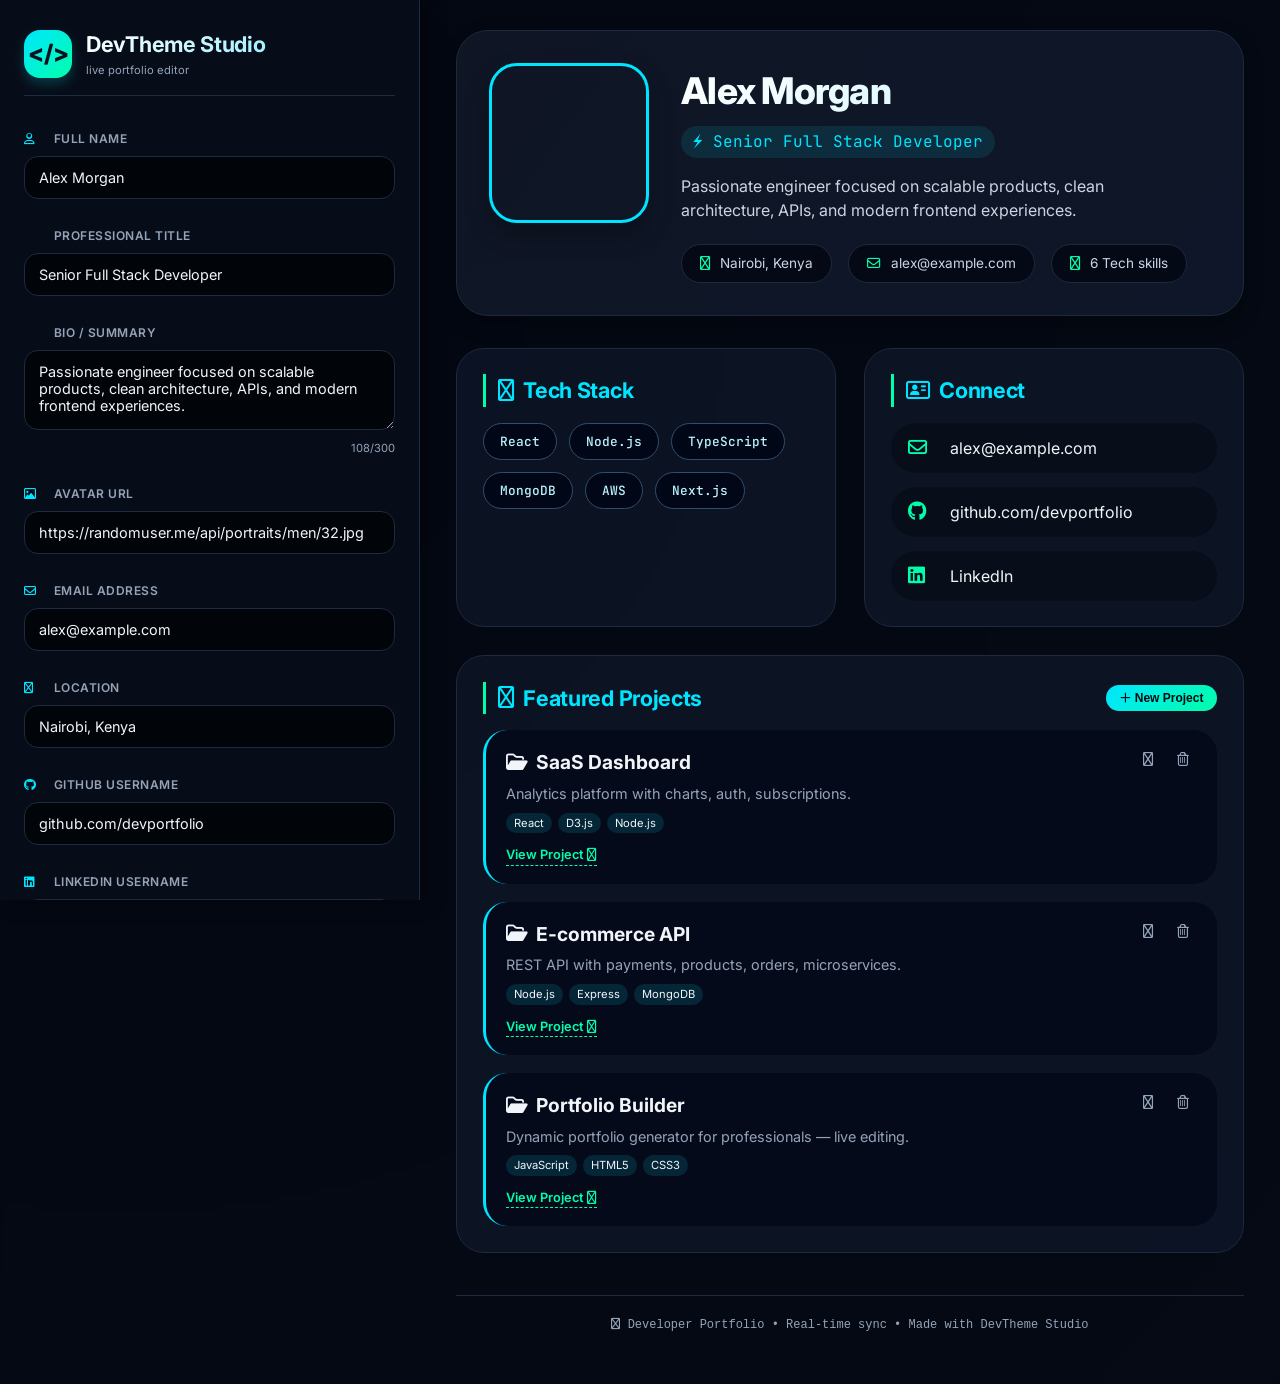
<file: portfolio-templates/developer-theme/index.html>
<!DOCTYPE html>
<html lang="en">
<head>
  <meta charset="UTF-8" />
  <meta name="viewport" content="width=device-width, initial-scale=1.0, viewport-fit=cover" />
  <meta name="description" content="Dynamic Developer Portfolio Theme - Live editor with real-time preview" />
  <title>DevPortfolio Pro | Dynamic Theme Builder</title>
  
  <!-- Preconnect & Fonts -->
  <link rel="preconnect" href="https://fonts.googleapis.com">
  <link rel="preconnect" href="https://fonts.gstatic.com" crossorigin>
  <link href="https://fonts.googleapis.com/css2?family=Inter:opsz,wght@14..32,400;14..32,500;14..32,600;14..32,700;14..32,800&family=JetBrains+Mono:wght@400;500;600&display=swap" rel="stylesheet">
  
  <!-- Font Awesome Icons -->
  <link rel="stylesheet" href="https://cdnjs.cloudflare.com/ajax/libs/font-awesome/6.4.0/css/all.min.css">
  
  <!-- Main Stylesheet -->
  <link rel="stylesheet" href="style.css">
</head>
<body>
  <div class="app">
    <!-- SIDEBAR – Controls Panel -->
    <aside class="sidebar" aria-label="Portfolio controls sidebar">
      <div class="logo-area">
        <div class="logo-mark" aria-label="Logo">&lt;/&gt;</div>
        <div>
          <h2>DevTheme Studio</h2>
          <p>live portfolio editor</p>
        </div>
      </div>

      <div class="control-group">
        <label for="inputName"><i class="fa-regular fa-user"></i> Full name</label>
        <input type="text" id="inputName" placeholder="Alex Morgan" autocomplete="off" maxlength="50">
      </div>

      <div class="control-group">
        <label for="inputTitle"><i class="fa-regular fa-badge"></i> Professional title</label>
        <input type="text" id="inputTitle" placeholder="Senior Full Stack Developer" maxlength="60">
      </div>

      <div class="control-group">
        <label for="inputBio"><i class="fa-regular fa-pen-line"></i> Bio / summary</label>
        <textarea id="inputBio" rows="3" placeholder="Passionate engineer focused on scalable products..." maxlength="300"></textarea>
        <small class="char-counter">0/300</small>
      </div>

      <div class="control-group">
        <label for="inputImage"><i class="fa-regular fa-image"></i> Avatar URL</label>
        <input type="url" id="inputImage" placeholder="https://randomuser.me/api/portraits/men/32.jpg">
      </div>

      <div class="control-group">
        <label for="inputEmail"><i class="fa-regular fa-envelope"></i> Email address</label>
        <input type="email" id="inputEmail" placeholder="alex@example.com">
      </div>

      <div class="control-group">
        <label for="inputLocation"><i class="fa-regular fa-location-dot"></i> Location</label>
        <input type="text" id="inputLocation" placeholder="Nairobi, Kenya" maxlength="50">
      </div>

      <div class="control-group">
        <label><i class="fa-brands fa-github"></i> GitHub Username</label>
        <input type="text" id="inputGithub" placeholder="github.com/username">
      </div>

      <div class="control-group">
        <label><i class="fa-brands fa-linkedin"></i> LinkedIn Username</label>
        <input type="text" id="inputLinkedin" placeholder="linkedin.com/in/username">
      </div>

      <div class="control-group">
        <label><i class="fa-brands fa-twitter"></i> Twitter Handle</label>
        <input type="text" id="inputTwitter" placeholder="@username">
      </div>

      <div class="control-group">
        <label><i class="fa-regular fa-tag"></i> Skills (click to remove)</label>
        <div class="skill-input-group">
          <input type="text" id="newSkillInput" placeholder="e.g., React, Figma, Go" maxlength="30" autocomplete="off">
          <button id="addSkillBtn" class="btn-primary small" aria-label="Add skill">+ Add</button>
        </div>
        <div id="skillsTagContainer" class="tags-container"></div>
      </div>

      <div class="divider"></div>

      <div class="action-buttons">
        <button id="exportDataBtn" class="btn-outline" aria-label="Export portfolio data">
          <i class="fa-regular fa-download"></i> Export JSON
        </button>
        <button id="importDataBtn" class="btn-outline" aria-label="Import portfolio data">
          <i class="fa-regular fa-upload"></i> Import JSON
        </button>
        <input type="file" id="importFileInput" accept=".json" style="display: none;">
        <button id="resetAllBtn" class="btn-danger" aria-label="Reset all data">
          <i class="fa-regular fa-trash-can"></i> Reset all data
        </button>
      </div>
      <p class="sidebar-hint">
        <i class="fa-regular fa-floppy-disk"></i> Auto-save • Changes sync instantly
      </p>
    </aside>

    <!-- PREVIEW PANEL -->
    <main class="preview-panel">
      <div id="portfolioRoot" class="portfolio-container"></div>
    </main>
  </div>

  <script src="script.js"></script>
</body>
</html>
</file>
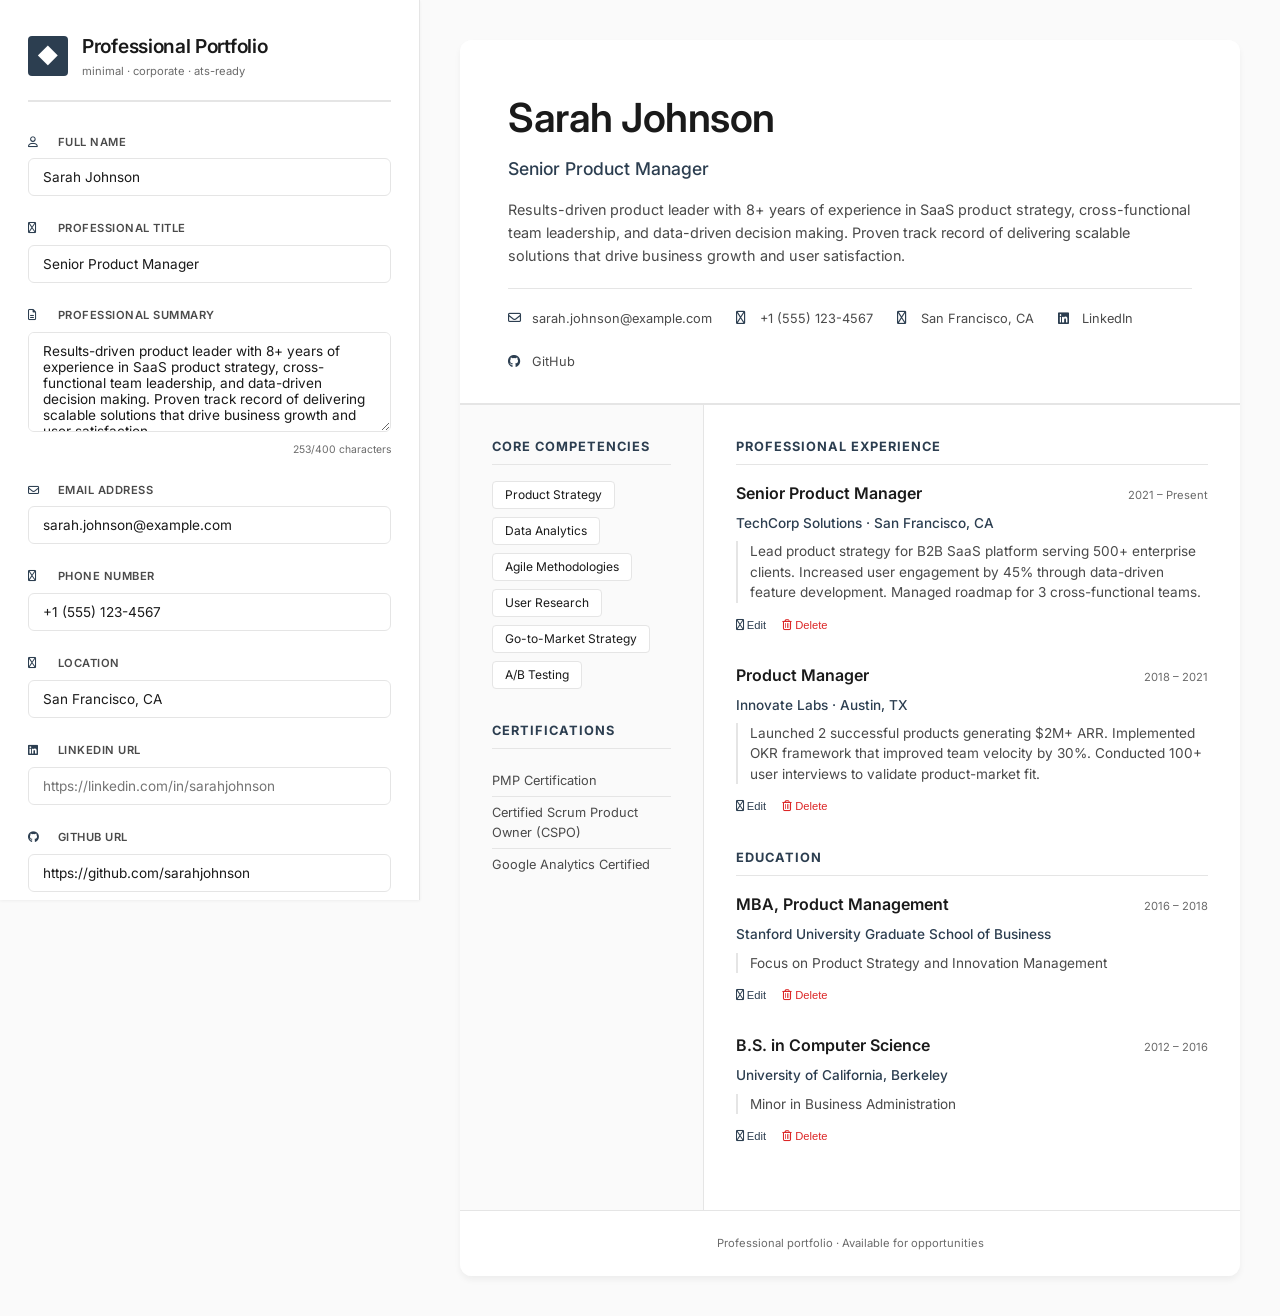
<file: portfolio-templates/minimal-theme/index.html>
<!DOCTYPE html>
<html lang="en">
<head>
  <meta charset="UTF-8" />
  <meta name="viewport" content="width=device-width, initial-scale=1.0, viewport-fit=cover" />
  <meta name="description" content="Professional Minimal Portfolio - Clean, elegant, ATS-friendly corporate portfolio" />
  <meta name="keywords" content="portfolio, resume, CV, professional, corporate, minimal" />
  <title>Professional Portfolio | Minimal Corporate Theme</title>
  
  <!-- Preconnect & Fonts -->
  <link rel="preconnect" href="https://fonts.googleapis.com">
  <link rel="preconnect" href="https://fonts.gstatic.com" crossorigin>
  <link href="https://fonts.googleapis.com/css2?family=Inter:opsz,wght@14..32,300;14..32,400;14..32,500;14..32,600;14..32,700&family=Cormorant+Garamond:ital,wght@0,400;0,500;1,400&display=swap" rel="stylesheet">
  
  <!-- Font Awesome Icons -->
  <link rel="stylesheet" href="https://cdnjs.cloudflare.com/ajax/libs/font-awesome/6.4.0/css/all.min.css">
  
  <!-- Main Stylesheet -->
  <link rel="stylesheet" href="style.css">
</head>
<body>
  <div class="app">
    <!-- SIDEBAR – Controls Panel -->
    <aside class="sidebar" aria-label="Portfolio controls">
      <div class="logo-area">
        <div class="logo-mark">
          <span>◆</span>
        </div>
        <div>
          <h2>Professional Portfolio</h2>
          <p>minimal · corporate · ats-ready</p>
        </div>
      </div>

      <div class="control-group">
        <label for="inputName"><i class="fa-regular fa-user"></i> Full name</label>
        <input type="text" id="inputName" placeholder="Sarah Johnson" autocomplete="off" maxlength="50">
      </div>

      <div class="control-group">
        <label for="inputTitle"><i class="fa-regular fa-briefcase"></i> Professional title</label>
        <input type="text" id="inputTitle" placeholder="Senior Product Manager" maxlength="60">
      </div>

      <div class="control-group">
        <label for="inputBio"><i class="fa-regular fa-file-lines"></i> Professional summary</label>
        <textarea id="inputBio" rows="4" placeholder="Results-driven professional with 8+ years of experience in product strategy, team leadership, and data-driven decision making. Proven track record of delivering scalable solutions and driving business growth." maxlength="400"></textarea>
        <small class="char-counter">0/400 characters</small>
      </div>

      <div class="control-group">
        <label for="inputEmail"><i class="fa-regular fa-envelope"></i> Email address</label>
        <input type="email" id="inputEmail" placeholder="sarah.johnson@example.com">
      </div>

      <div class="control-group">
        <label for="inputPhone"><i class="fa-regular fa-phone"></i> Phone number</label>
        <input type="tel" id="inputPhone" placeholder="+1 (555) 123-4567">
      </div>

      <div class="control-group">
        <label for="inputLocation"><i class="fa-regular fa-location-dot"></i> Location</label>
        <input type="text" id="inputLocation" placeholder="San Francisco, CA">
      </div>

      <div class="control-group">
        <label for="inputLinkedIn"><i class="fa-brands fa-linkedin"></i> LinkedIn URL</label>
        <input type="url" id="inputLinkedIn" placeholder="https://linkedin.com/in/sarahjohnson">
      </div>

      <div class="control-group">
        <label for="inputGithub"><i class="fa-brands fa-github"></i> GitHub URL</label>
        <input type="url" id="inputGithub" placeholder="https://github.com/sarahjohnson">
      </div>

      <div class="divider"></div>

      <div class="control-group">
        <label><i class="fa-regular fa-code"></i> Core competencies</label>
        <div class="skill-input-group">
          <input type="text" id="newSkillInput" placeholder="e.g., Product Strategy, Data Analytics" maxlength="40">
          <button id="addSkillBtn" class="btn-primary small">+ Add</button>
        </div>
        <div id="skillsTagContainer" class="tags-container"></div>
      </div>

      <div class="divider"></div>

      <div class="control-group">
        <label><i class="fa-regular fa-chart-line"></i> Work experience</label>
        <button id="addExperienceBtn" class="btn-outline full-width">
          <i class="fa-regular fa-plus"></i> Add position
        </button>
      </div>

      <div class="control-group">
        <label><i class="fa-regular fa-graduation-cap"></i> Education</label>
        <button id="addEducationBtn" class="btn-outline full-width">
          <i class="fa-regular fa-plus"></i> Add degree
        </button>
      </div>

      <div class="control-group">
        <label><i class="fa-regular fa-certificate"></i> Certifications</label>
        <div class="cert-input-group">
          <input type="text" id="newCertInput" placeholder="e.g., PMP, AWS Certified">
          <button id="addCertBtn" class="btn-primary small">+ Add</button>
        </div>
        <div id="certsTagContainer" class="tags-container"></div>
      </div>

      <div class="divider"></div>

      <div class="action-buttons">
        <button id="exportDataBtn" class="btn-outline">
          <i class="fa-regular fa-download"></i> Export as PDF/JSON
        </button>
        <button id="printResumeBtn" class="btn-outline">
          <i class="fa-regular fa-print"></i> Print / Save as PDF
        </button>
        <button id="resetAllBtn" class="btn-danger">
          <i class="fa-regular fa-trash-can"></i> Reset all data
        </button>
      </div>
      <p class="sidebar-hint">
        <i class="fa-regular fa-circle-info"></i> ATS-friendly format · Recruiter approved
      </p>
    </aside>

    <!-- PREVIEW PANEL – Corporate Portfolio -->
    <main class="preview-panel">
      <div id="portfolioRoot" class="portfolio-container"></div>
    </main>
  </div>

  <script src="script.js"></script>
</body>
</html>
</file>
<file: portfolio-templates/developer-theme/style.css>
/* style.css – Developer Portfolio Theme (Premium UI - Enhanced) */
* {
  margin: 0;
  padding: 0;
  box-sizing: border-box;
}

:root {
  --bg-deep: #050a14;
  --bg-surface: #0a0f1c;
  --card-bg: #111827;
  --card-elevated: #0f172a;
  --border-subtle: #1e2a3e;
  --border-glow: #2d3b4f;
  --text-primary: #f1f5f9;
  --text-muted: #94a3b8;
  --text-soft: #cbd5e1;
  --accent-cyan: #00e5ff;
  --accent-green: #00ffaa;
  --accent-gradient: linear-gradient(135deg, #00e5ff, #00ffaa);
  --danger: #f9735e;
  --danger-dark: #ef4444;
  --shadow-sm: 0 8px 20px rgba(0, 0, 0, 0.3);
  --shadow-glow: 0 0 12px rgba(0, 229, 255, 0.2);
  --transition-fast: 0.15s ease;
  --transition-normal: 0.2s ease;
}

body {
  background: radial-gradient(circle at 10% 20%, #030712, #050a14);
  color: var(--text-primary);
  font-family: 'Inter', sans-serif;
  line-height: 1.5;
  min-height: 100vh;
  overflow-x: hidden;
}

/* APP LAYOUT */
.app {
  display: flex;
  min-height: 100vh;
  backdrop-filter: blur(2px);
}

/* ========= SIDEBAR STYLES ========= */
.sidebar {
  width: 420px;
  background: rgba(8, 14, 26, 0.96);
  backdrop-filter: blur(12px);
  border-right: 1px solid var(--border-subtle);
  padding: 28px 24px;
  overflow-y: auto;
  position: sticky;
  top: 0;
  height: 100vh;
  display: flex;
  flex-direction: column;
  gap: 6px;
  box-shadow: 4px 0 20px rgba(0, 0, 0, 0.4);
  z-index: 10;
  scrollbar-width: thin;
}

.sidebar::-webkit-scrollbar {
  width: 6px;
}

.sidebar::-webkit-scrollbar-track {
  background: var(--border-subtle);
  border-radius: 10px;
}

.sidebar::-webkit-scrollbar-thumb {
  background: var(--accent-cyan);
  border-radius: 10px;
}

.logo-area {
  display: flex;
  align-items: center;
  gap: 14px;
  margin-bottom: 28px;
  padding-bottom: 16px;
  border-bottom: 1px solid var(--border-subtle);
}

.logo-mark {
  width: 48px;
  height: 48px;
  background: var(--accent-gradient);
  border-radius: 16px;
  display: flex;
  align-items: center;
  justify-content: center;
  font-weight: 800;
  font-size: 1.5rem;
  color: #0a0f1c;
  box-shadow: 0 6px 12px rgba(0, 229, 255, 0.2);
  transition: transform var(--transition-fast);
}

.logo-mark:hover {
  transform: scale(1.05);
}

.logo-area h2 {
  font-size: 1.35rem;
  font-weight: 700;
  letter-spacing: -0.3px;
  background: linear-gradient(135deg, #ffffff, #a0f0ff);
  background-clip: text;
  -webkit-background-clip: text;
  color: transparent;
}

.logo-area p {
  font-size: 0.7rem;
  color: var(--text-muted);
  margin-top: 2px;
}

.control-group {
  margin-bottom: 22px;
}

.control-group label {
  display: block;
  font-size: 0.75rem;
  font-weight: 600;
  text-transform: uppercase;
  letter-spacing: 0.5px;
  color: var(--text-muted);
  margin-bottom: 8px;
}

.control-group label i {
  width: 20px;
  margin-right: 6px;
  color: var(--accent-cyan);
}

input, textarea {
  width: 100%;
  padding: 12px 14px;
  background: #010409;
  border: 1px solid var(--border-subtle);
  border-radius: 14px;
  font-family: 'Inter', monospace;
  font-size: 0.9rem;
  color: var(--text-primary);
  transition: all var(--transition-fast);
}

input:focus, textarea:focus {
  outline: none;
  border-color: var(--accent-cyan);
  box-shadow: 0 0 0 2px rgba(0, 229, 255, 0.2);
  background: #030712;
}

input:hover, textarea:hover {
  border-color: var(--border-glow);
}

textarea {
  resize: vertical;
  min-height: 80px;
}

.char-counter {
  display: block;
  text-align: right;
  font-size: 0.7rem;
  color: var(--text-muted);
  margin-top: 4px;
}

.skill-input-group {
  display: flex;
  gap: 10px;
  margin-bottom: 12px;
}

.skill-input-group input {
  flex: 1;
}

.btn-primary {
  background: var(--accent-gradient);
  border: none;
  color: #030712;
  font-weight: 700;
  padding: 0 18px;
  border-radius: 40px;
  font-size: 0.8rem;
  cursor: pointer;
  transition: all var(--transition-fast);
}

.btn-primary.small {
  padding: 0 16px;
  font-size: 0.75rem;
}

.btn-primary:hover {
  transform: scale(0.97);
  filter: brightness(1.05);
  box-shadow: 0 2px 8px rgba(0, 255, 170, 0.3);
}

.btn-primary:active {
  transform: scale(0.95);
}

.tags-container {
  display: flex;
  flex-wrap: wrap;
  gap: 10px;
  margin-top: 12px;
  min-height: 50px;
}

.tag-item {
  background: #0e1622;
  border: 1px solid #1e3a4d;
  padding: 6px 12px;
  border-radius: 40px;
  font-size: 0.75rem;
  font-weight: 500;
  display: inline-flex;
  align-items: center;
  gap: 10px;
  color: var(--accent-cyan);
  font-family: 'JetBrains Mono', monospace;
  transition: all var(--transition-fast);
}

.tag-item:hover {
  background: #1a2335;
  border-color: var(--accent-cyan);
}

.tag-item i {
  cursor: pointer;
  font-size: 0.7rem;
  color: var(--text-muted);
  transition: var(--transition-fast);
}

.tag-item i:hover {
  color: var(--danger);
  transform: scale(1.1);
}

.divider {
  height: 1px;
  background: linear-gradient(90deg, transparent, var(--border-subtle), transparent);
  margin: 18px 0 20px;
}

.action-buttons {
  display: flex;
  flex-direction: column;
  gap: 12px;
  margin-top: 8px;
}

.btn-outline {
  background: transparent;
  border: 1px solid var(--border-glow);
  color: var(--text-soft);
  padding: 10px;
  border-radius: 40px;
  font-weight: 600;
  font-size: 0.8rem;
  cursor: pointer;
  transition: all var(--transition-fast);
  display: flex;
  align-items: center;
  justify-content: center;
  gap: 8px;
}

.btn-outline:hover {
  border-color: var(--accent-green);
  background: rgba(0, 255, 170, 0.1);
  color: white;
  transform: translateY(-1px);
}

.btn-danger {
  background: rgba(249, 115, 94, 0.18);
  border: 1px solid var(--danger);
  color: #ffb4a2;
  padding: 10px;
  border-radius: 40px;
  font-weight: 600;
  cursor: pointer;
  transition: all var(--transition-fast);
  display: flex;
  align-items: center;
  justify-content: center;
  gap: 8px;
}

.btn-danger:hover {
  background: var(--danger-dark);
  color: white;
  border-color: var(--danger-dark);
  transform: translateY(-1px);
}

.sidebar-hint {
  font-size: 0.7rem;
  color: #5b6e8c;
  text-align: center;
  margin-top: 28px;
  font-family: monospace;
}

/* ========= PREVIEW PANEL ========= */
.preview-panel {
  flex: 1;
  padding: 30px 36px;
  background: transparent;
  overflow-y: auto;
}

.portfolio-container {
  max-width: 1280px;
  margin: 0 auto;
  animation: fadeSlideUp 0.35s ease;
}

@keyframes fadeSlideUp {
  from {
    opacity: 0;
    transform: translateY(12px);
  }
  to {
    opacity: 1;
    transform: translateY(0);
  }
}

/* HERO MODULE */
.hero-card {
  background: linear-gradient(125deg, rgba(17, 24, 39, 0.9), rgba(15, 23, 42, 0.95));
  backdrop-filter: blur(4px);
  border: 1px solid var(--border-subtle);
  border-radius: 2rem;
  padding: 2rem 2rem;
  display: grid;
  grid-template-columns: 160px 1fr;
  gap: 32px;
  box-shadow: var(--shadow-sm);
  transition: transform var(--transition-fast);
}

.hero-card:hover {
  transform: translateY(-2px);
  box-shadow: 0 12px 30px rgba(0, 0, 0, 0.4);
}

.avatar-img {
  width: 160px;
  height: 160px;
  border-radius: 28px;
  object-fit: cover;
  border: 3px solid var(--accent-cyan);
  box-shadow: 0 12px 24px rgba(0, 0, 0, 0.3);
  transition: all var(--transition-fast);
}

.avatar-img:hover {
  transform: scale(1.02);
  border-color: var(--accent-green);
}

.hero-info {
  display: flex;
  flex-direction: column;
}

.hero-name {
  font-size: 2.3rem;
  font-weight: 800;
  letter-spacing: -0.02em;
  background: linear-gradient(135deg, #ffffff, #b9f3ff);
  background-clip: text;
  -webkit-background-clip: text;
  color: transparent;
}

.hero-title {
  font-family: 'JetBrains Mono', monospace;
  font-size: 1rem;
  color: var(--accent-cyan);
  margin-top: 8px;
  background: rgba(0, 229, 255, 0.1);
  display: inline-block;
  padding: 4px 12px;
  border-radius: 60px;
  width: fit-content;
}

.hero-bio {
  margin-top: 16px;
  color: var(--text-soft);
  line-height: 1.5;
  max-width: 90%;
}

.stats-row {
  display: flex;
  flex-wrap: wrap;
  gap: 16px;
  margin-top: 22px;
}

.stat-badge {
  background: #030712cc;
  border: 1px solid var(--border-subtle);
  padding: 8px 18px;
  border-radius: 60px;
  font-size: 0.85rem;
  display: flex;
  align-items: center;
  gap: 10px;
  color: #cbd5e6;
  backdrop-filter: blur(4px);
  transition: var(--transition-fast);
}

.stat-badge:hover {
  border-color: var(--accent-cyan);
  transform: translateY(-1px);
}

.stat-badge i {
  color: var(--accent-green);
}

/* GRID LAYOUT */
.dashboard-grid {
  display: grid;
  grid-template-columns: repeat(2, 1fr);
  gap: 28px;
  margin-top: 32px;
}

.info-card {
  background: rgba(15, 23, 42, 0.75);
  backdrop-filter: blur(8px);
  border: 1px solid var(--border-subtle);
  border-radius: 1.75rem;
  padding: 1.6rem;
  transition: all var(--transition-fast);
}

.info-card:hover {
  transform: translateY(-2px);
  border-color: var(--border-glow);
  box-shadow: var(--shadow-glow);
}

.info-card h3 {
  font-size: 1.35rem;
  font-weight: 700;
  margin-bottom: 1rem;
  letter-spacing: -0.3px;
  display: flex;
  align-items: center;
  gap: 10px;
  color: var(--accent-cyan);
  border-left: 3px solid var(--accent-green);
  padding-left: 12px;
}

.skills-chips {
  display: flex;
  flex-wrap: wrap;
  gap: 12px;
}

.skill-chip {
  background: #020617dd;
  padding: 8px 16px;
  border-radius: 40px;
  font-size: 0.8rem;
  font-weight: 500;
  font-family: 'JetBrains Mono', monospace;
  border: 0.5px solid #2d4f6e;
  color: #b9f3ff;
  transition: var(--transition-fast);
}

.skill-chip:hover {
  transform: translateY(-1px);
  border-color: var(--accent-cyan);
  background: #0a1225;
}

.contact-links {
  display: flex;
  flex-direction: column;
  gap: 14px;
}

.contact-link {
  display: flex;
  align-items: center;
  gap: 14px;
  background: #03071270;
  padding: 12px 16px;
  border-radius: 60px;
  text-decoration: none;
  color: var(--text-primary);
  transition: all var(--transition-fast);
  border: 1px solid transparent;
}

.contact-link i {
  width: 28px;
  font-size: 1.2rem;
  color: var(--accent-green);
}

.contact-link:hover {
  background: #1e2a3e70;
  border-color: var(--accent-cyan);
  transform: translateX(6px);
}

.projects-section {
  grid-column: span 2;
}

.project-list {
  display: flex;
  flex-direction: column;
  gap: 18px;
}

.project-entry {
  background: #020617aa;
  padding: 18px 20px;
  border-radius: 1.5rem;
  border-left: 3px solid var(--accent-cyan);
  transition: all var(--transition-fast);
}

.project-entry:hover {
  transform: translateX(4px);
  background: #03071aaa;
  border-left-color: var(--accent-green);
}

.project-entry h4 {
  font-size: 1.2rem;
  font-weight: 700;
  display: flex;
  gap: 8px;
  align-items: center;
}

.edit-project-btn, .delete-project-btn {
  background: transparent;
  border: none;
  color: var(--text-muted);
  cursor: pointer;
  padding: 4px 8px;
  border-radius: 8px;
  transition: var(--transition-fast);
}

.edit-project-btn:hover {
  color: var(--accent-cyan);
  background: rgba(0, 229, 255, 0.1);
}

.delete-project-btn:hover {
  color: var(--danger);
  background: rgba(239, 68, 68, 0.1);
}

.project-entry p {
  color: var(--text-muted);
  margin-top: 6px;
  font-size: 0.9rem;
}

.project-link {
  margin-top: 12px;
  display: inline-block;
  color: var(--accent-green);
  text-decoration: none;
  font-weight: 600;
  font-size: 0.8rem;
  border-bottom: 1px dashed var(--accent-green);
  transition: var(--transition-fast);
}

.project-link:hover {
  color: white;
  border-bottom-color: white;
}

.footer-note {
  text-align: center;
  margin-top: 42px;
  padding: 20px;
  color: var(--text-muted);
  font-size: 0.75rem;
  border-top: 1px solid var(--border-subtle);
  font-family: monospace;
}

/* Focus Styles for Accessibility */
button:focus-visible, 
input:focus-visible, 
textarea:focus-visible,
.tag-item:focus-visible {
  outline: 2px solid var(--accent-cyan);
  outline-offset: 2px;
}

/* Loading State */
.loading {
  opacity: 0.6;
  pointer-events: none;
}

/* Responsive Design */
@media (max-width: 960px) {
  .app {
    flex-direction: column;
  }
  
  .sidebar {
    width: 100%;
    height: auto;
    position: relative;
    border-right: none;
    border-bottom: 1px solid var(--border-subtle);
  }
  
  .hero-card {
    grid-template-columns: 1fr;
    text-align: center;
    justify-items: center;
  }
  
  .hero-bio {
    max-width: 100%;
  }
  
  .stats-row {
    justify-content: center;
  }
  
  .dashboard-grid {
    grid-template-columns: 1fr;
  }
  
  .projects-section {
    grid-column: span 1;
  }
  
  .preview-panel {
    padding: 20px;
  }
}

@media (max-width: 480px) {
  .hero-name {
    font-size: 1.8rem;
  }
  
  .stat-badge {
    font-size: 0.7rem;
    padding: 6px 12px;
  }
  
  .info-card {
    padding: 1.2rem;
  }
  
  .sidebar {
    padding: 20px 16px;
  }
}

/* Print Styles */
@media print {
  .sidebar {
    display: none;
  }
  
  .preview-panel {
    padding: 0;
  }
  
  .project-link {
    color: black;
  }
}
</file>
<file: portfolio-templates/minimal-theme/style.css>
/* style.css – Minimal Corporate Theme | Clean, Elegant, ATS-Friendly */

* {
  margin: 0;
  padding: 0;
  box-sizing: border-box;
}

:root {
  --bg-white: #ffffff;
  --bg-offwhite: #fafafa;
  --text-primary: #1a1a1a;
  --text-secondary: #4a4a4a;
  --text-muted: #6b6b6b;
  --border-light: #e5e5e5;
  --accent: #2c3e50;
  --accent-light: #34495e;
  --accent-subtle: #ecf0f1;
  --shadow-sm: 0 1px 3px rgba(0, 0, 0, 0.05);
  --shadow-md: 0 4px 6px rgba(0, 0, 0, 0.05);
  --transition: all 0.2s ease;
}

body {
  background: var(--bg-offwhite);
  color: var(--text-primary);
  font-family: 'Inter', sans-serif;
  line-height: 1.5;
  min-height: 100vh;
}

/* APP LAYOUT */
.app {
  display: flex;
  min-height: 100vh;
}

/* ========= SIDEBAR ========= */
.sidebar {
  width: 420px;
  background: var(--bg-white);
  border-right: 1px solid var(--border-light);
  padding: 32px 28px;
  overflow-y: auto;
  position: sticky;
  top: 0;
  height: 100vh;
  box-shadow: var(--shadow-sm);
}

.logo-area {
  display: flex;
  align-items: center;
  gap: 14px;
  margin-bottom: 32px;
  padding-bottom: 20px;
  border-bottom: 2px solid var(--border-light);
}

.logo-mark {
  width: 40px;
  height: 40px;
  background: var(--accent);
  border-radius: 4px;
  display: flex;
  align-items: center;
  justify-content: center;
  color: white;
  font-size: 1.3rem;
}

.logo-area h2 {
  font-size: 1.2rem;
  font-weight: 600;
  letter-spacing: -0.3px;
  color: var(--text-primary);
}

.logo-area p {
  font-size: 0.7rem;
  color: var(--text-muted);
  margin-top: 2px;
}

.control-group {
  margin-bottom: 24px;
}

.control-group label {
  display: block;
  font-size: 0.7rem;
  font-weight: 600;
  letter-spacing: 0.5px;
  text-transform: uppercase;
  color: var(--text-secondary);
  margin-bottom: 8px;
}

.control-group label i {
  width: 20px;
  margin-right: 6px;
  color: var(--accent);
  font-size: 0.7rem;
}

input, textarea {
  width: 100%;
  padding: 10px 14px;
  background: var(--bg-white);
  border: 1px solid var(--border-light);
  border-radius: 6px;
  font-family: 'Inter', sans-serif;
  font-size: 0.85rem;
  color: var(--text-primary);
  transition: var(--transition);
}

input:focus, textarea:focus {
  outline: none;
  border-color: var(--accent);
  box-shadow: 0 0 0 2px rgba(44, 62, 80, 0.1);
}

textarea {
  resize: vertical;
  min-height: 100px;
}

.char-counter {
  display: block;
  text-align: right;
  font-size: 0.65rem;
  color: var(--text-muted);
  margin-top: 4px;
}

.field-hint {
  display: block;
  font-size: 0.65rem;
  color: var(--text-muted);
  margin-top: 4px;
}

.skill-input-group, .cert-input-group {
  display: flex;
  gap: 10px;
}

.btn-primary {
  background: var(--accent);
  border: none;
  color: white;
  font-weight: 500;
  padding: 8px 18px;
  border-radius: 6px;
  cursor: pointer;
  font-size: 0.8rem;
  transition: var(--transition);
  font-family: 'Inter', sans-serif;
}

.btn-primary.small {
  padding: 8px 16px;
  font-size: 0.75rem;
}

.btn-primary:hover {
  background: var(--accent-light);
}

.btn-outline {
  background: transparent;
  border: 1px solid var(--border-light);
  color: var(--text-primary);
  padding: 10px 16px;
  border-radius: 6px;
  font-weight: 500;
  font-size: 0.8rem;
  cursor: pointer;
  transition: var(--transition);
  display: flex;
  align-items: center;
  justify-content: center;
  gap: 8px;
}

.btn-outline.full-width {
  width: 100%;
}

.btn-outline:hover {
  border-color: var(--accent);
  background: var(--accent-subtle);
}

.btn-danger {
  background: transparent;
  border: 1px solid #dc2626;
  color: #dc2626;
  padding: 10px;
  border-radius: 6px;
  font-weight: 500;
  cursor: pointer;
  transition: var(--transition);
  display: flex;
  align-items: center;
  justify-content: center;
  gap: 8px;
}

.btn-danger:hover {
  background: #dc2626;
  color: white;
}

.tags-container {
  display: flex;
  flex-wrap: wrap;
  gap: 8px;
  margin-top: 12px;
}

.tag-item {
  background: var(--accent-subtle);
  padding: 5px 12px;
  border-radius: 4px;
  font-size: 0.75rem;
  display: inline-flex;
  align-items: center;
  gap: 8px;
  color: var(--text-primary);
}

.tag-item i {
  cursor: pointer;
  opacity: 0.6;
  transition: var(--transition);
}

.tag-item i:hover {
  opacity: 1;
  color: #dc2626;
}

.divider {
  height: 1px;
  background: var(--border-light);
  margin: 20px 0;
}

.action-buttons {
  display: flex;
  flex-direction: column;
  gap: 10px;
  margin-top: 8px;
}

.sidebar-hint {
  text-align: center;
  font-size: 0.65rem;
  color: var(--text-muted);
  margin-top: 24px;
  padding-top: 16px;
  border-top: 1px solid var(--border-light);
}

/* ========= PREVIEW PANEL – CORPORATE RESUME ========= */
.preview-panel {
  flex: 1;
  padding: 40px;
  background: var(--bg-offwhite);
  overflow-y: auto;
}

.portfolio-container {
  max-width: 1000px;
  margin: 0 auto;
  background: var(--bg-white);
  border-radius: 12px;
  box-shadow: var(--shadow-md);
  overflow: hidden;
}

/* Resume Header */
.resume-header {
  padding: 48px 48px 32px 48px;
  border-bottom: 2px solid var(--border-light);
  background: var(--bg-white);
}

.name-title {
  margin-bottom: 20px;
}

.resume-name {
  font-size: 2.5rem;
  font-weight: 600;
  letter-spacing: -0.5px;
  color: var(--text-primary);
  margin-bottom: 8px;
  font-family: 'Inter', sans-serif;
}

.resume-title {
  font-size: 1.1rem;
  font-weight: 500;
  color: var(--accent);
  margin-bottom: 16px;
}

.resume-summary {
  color: var(--text-secondary);
  line-height: 1.6;
  font-size: 0.9rem;
  margin-top: 16px;
}

.contact-bar {
  display: flex;
  flex-wrap: wrap;
  gap: 24px;
  margin-top: 20px;
  padding-top: 20px;
  border-top: 1px solid var(--border-light);
}

.contact-item {
  display: flex;
  align-items: center;
  gap: 8px;
  font-size: 0.8rem;
  color: var(--text-secondary);
  text-decoration: none;
}

.contact-item i {
  width: 16px;
  color: var(--accent);
  font-size: 0.8rem;
}

.contact-item:hover {
  color: var(--accent);
}

/* Resume Grid Layout */
.resume-grid {
  display: grid;
  grid-template-columns: 1fr 2.2fr;
  gap: 0;
  min-height: 500px;
}

/* Left Column - Sidebar Info */
.resume-left {
  background: var(--bg-offwhite);
  padding: 32px;
  border-right: 1px solid var(--border-light);
}

.resume-section {
  margin-bottom: 32px;
}

.resume-section h3 {
  font-size: 0.8rem;
  font-weight: 700;
  text-transform: uppercase;
  letter-spacing: 1px;
  color: var(--accent);
  margin-bottom: 16px;
  padding-bottom: 8px;
  border-bottom: 1px solid var(--border-light);
}

.skills-list {
  display: flex;
  flex-wrap: wrap;
  gap: 8px;
}

.skill-item {
  background: white;
  padding: 4px 12px;
  border-radius: 4px;
  font-size: 0.75rem;
  color: var(--text-primary);
  border: 1px solid var(--border-light);
}

.cert-list {
  list-style: none;
}

.cert-list li {
  font-size: 0.8rem;
  padding: 6px 0;
  color: var(--text-secondary);
  border-bottom: 1px solid var(--border-light);
}

.cert-list li:last-child {
  border-bottom: none;
}

/* Right Column - Experience & Education */
.resume-right {
  padding: 32px;
}

.experience-item, .education-item {
  margin-bottom: 28px;
}

.experience-header, .education-header {
  display: flex;
  justify-content: space-between;
  align-items: baseline;
  flex-wrap: wrap;
  margin-bottom: 8px;
}

.experience-title, .education-degree {
  font-size: 1rem;
  font-weight: 600;
  color: var(--text-primary);
}

.experience-company, .education-institution {
  font-size: 0.85rem;
  color: var(--accent);
  font-weight: 500;
  margin-bottom: 4px;
}

.experience-date, .education-date {
  font-size: 0.7rem;
  color: var(--text-muted);
}

.experience-description {
  font-size: 0.85rem;
  color: var(--text-secondary);
  line-height: 1.5;
  margin-top: 8px;
  padding-left: 12px;
  border-left: 2px solid var(--border-light);
}

/* Empty state styling */
.empty-state {
  color: var(--text-muted);
  font-size: 0.8rem;
  font-style: italic;
  padding: 12px 0;
}

/* Footer */
.resume-footer {
  padding: 24px 48px;
  text-align: center;
  border-top: 1px solid var(--border-light);
  font-size: 0.7rem;
  color: var(--text-muted);
  background: var(--bg-white);
}

/* Modal Styles */
.modal-overlay {
  position: fixed;
  top: 0;
  left: 0;
  right: 0;
  bottom: 0;
  background: rgba(0, 0, 0, 0.5);
  backdrop-filter: blur(4px);
  display: flex;
  align-items: center;
  justify-content: center;
  z-index: 10000;
}

.modal-content {
  background: var(--bg-white);
  border-radius: 12px;
  padding: 32px;
  width: 90%;
  max-width: 550px;
  max-height: 85vh;
  overflow-y: auto;
  box-shadow: 0 20px 40px rgba(0, 0, 0, 0.15);
}

.modal-content h3 {
  font-size: 1.3rem;
  margin-bottom: 20px;
  color: var(--text-primary);
}

.modal-content input, .modal-content textarea {
  margin-bottom: 16px;
}

.modal-buttons {
  display: flex;
  gap: 12px;
  justify-content: flex-end;
  margin-top: 24px;
}

/* Toast Notifications */
.toast-notification {
  position: fixed;
  bottom: 24px;
  right: 24px;
  background: var(--text-primary);
  color: white;
  padding: 12px 20px;
  border-radius: 8px;
  display: flex;
  align-items: center;
  gap: 10px;
  z-index: 10001;
  animation: slideIn 0.3s ease;
  font-size: 0.85rem;
  box-shadow: var(--shadow-md);
}

@keyframes slideIn {
  from {
    transform: translateX(100%);
    opacity: 0;
  }
  to {
    transform: translateX(0);
    opacity: 1;
  }
}

/* Print Styles - ATS Friendly */
@media print {
  .sidebar {
    display: none;
  }
  
  .preview-panel {
    padding: 0;
    background: white;
  }
  
  .portfolio-container {
    box-shadow: none;
    border-radius: 0;
  }
  
  .contact-item a {
    text-decoration: none;
    color: black;
  }
  
  .btn-primary, .btn-outline, .btn-danger {
    display: none;
  }
}

/* Responsive */
@media (max-width: 900px) {
  .app {
    flex-direction: column;
  }
  
  .sidebar {
    width: 100%;
    height: auto;
    position: relative;
  }
  
  .resume-grid {
    grid-template-columns: 1fr;
  }
  
  .resume-left {
    border-right: none;
    border-bottom: 1px solid var(--border-light);
  }
  
  .preview-panel {
    padding: 20px;
  }
  
  .resume-header {
    padding: 32px 24px;
  }
  
  .contact-bar {
    gap: 16px;
  }
}
</file>
